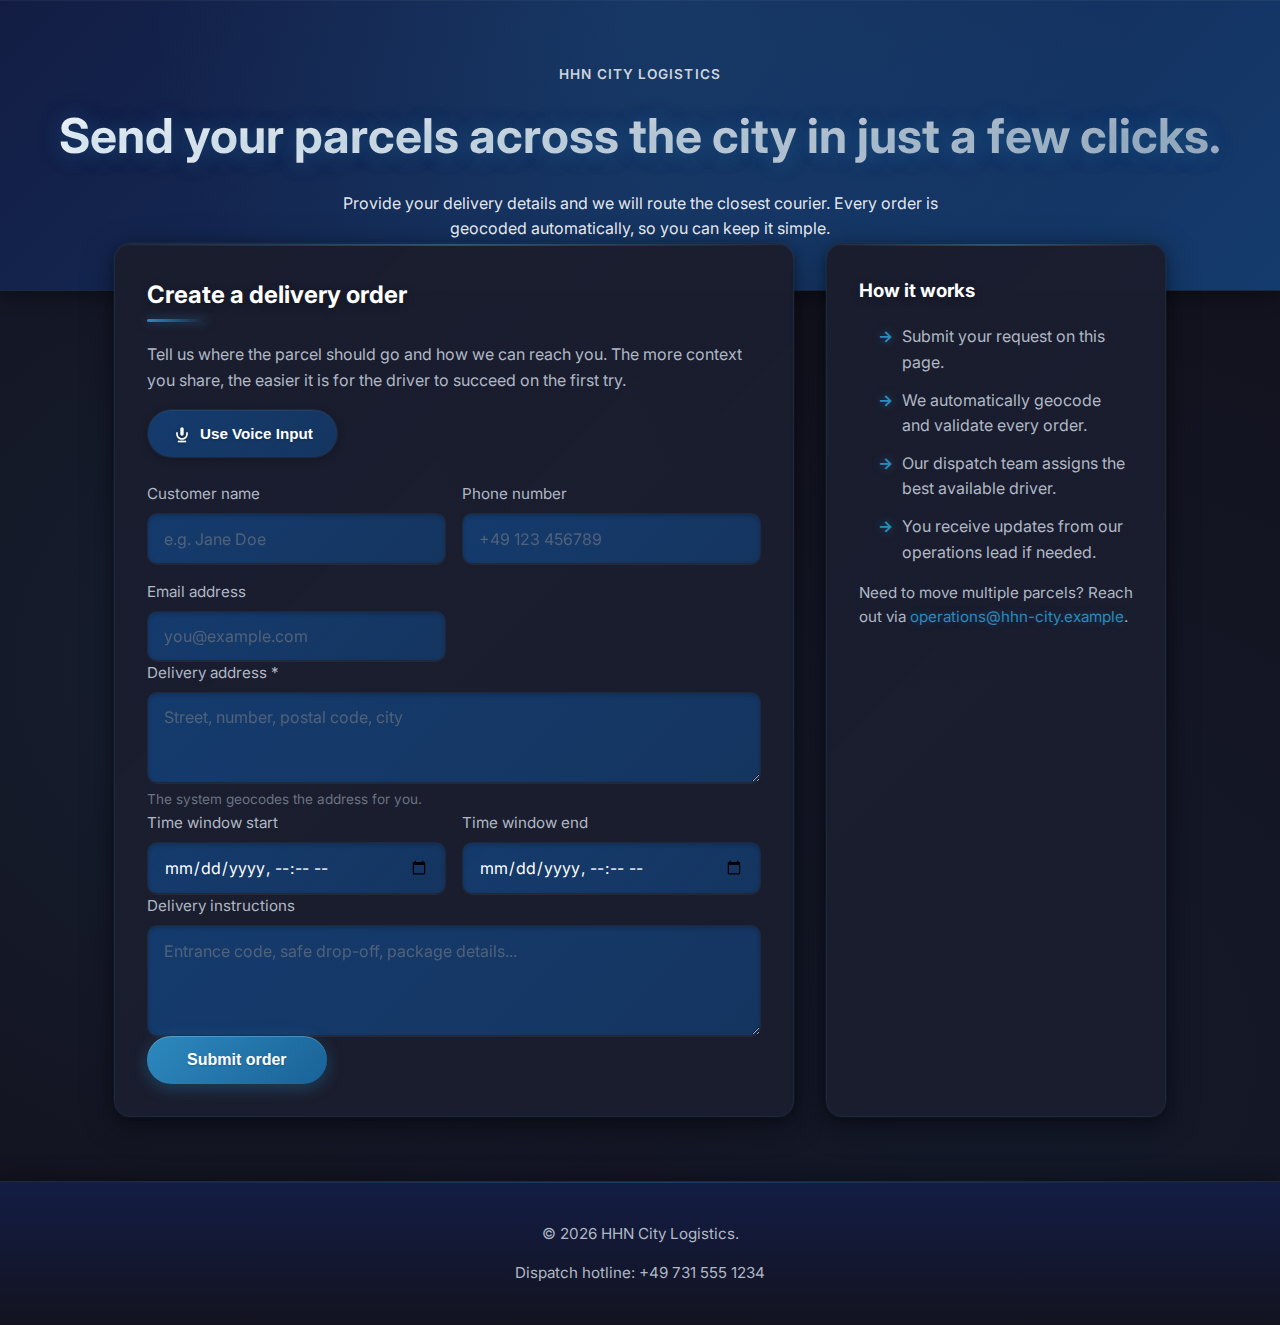
<file: frontend/customer-landing/index.html>
<!DOCTYPE html>
<html lang="en">
  <head>
    <meta charset="UTF-8" />
    <meta name="viewport" content="width=device-width, initial-scale=1.0" />
    <title>HHN City Logistics – Book a Delivery</title>
    <link rel="preconnect" href="https://fonts.googleapis.com" />
    <link rel="preconnect" href="https://fonts.gstatic.com" crossorigin />
    <link rel="stylesheet" href="https://fonts.googleapis.com/css2?family=Inter:wght@400;500;600&display=swap" />
    <link rel="stylesheet" href="styles.css" />
  </head>
  <body>
    <header class="hero">
      <div class="hero__content">
        <p class="hero__eyebrow">HHN City Logistics</p>
        <h1>Send your parcels across the city in just a few clicks.</h1>
        <p class="hero__subtext">
          Provide your delivery details and we will route the closest courier.
          Every order is geocoded automatically, so you can keep it simple.
        </p>
      </div>
    </header>

    <main class="layout">
      <section class="card card--form">
        <h2>Create a delivery order</h2>
        <p class="card__lead">
          Tell us where the parcel should go and how we can reach you. The more
          context you share, the easier it is for the driver to succeed on the
          first try.
        </p>

        <div class="voice-input-section">
          <button
            type="button"
            id="voice-input-btn"
            class="button button--voice"
            aria-label="Start voice input"
          >
            <span class="voice-btn-icon">
              <svg width="20" height="20" viewBox="0 0 24 24" fill="currentColor" xmlns="http://www.w3.org/2000/svg">
                <path d="M12 14C13.1 14 14 13.1 14 12V6C14 4.9 13.1 4 12 4C10.9 4 10 4.9 10 6V12C10 13.1 10.9 14 12 14Z"/>
                <path d="M19 10V12C19 15.9 15.9 19 12 19C8.1 19 5 15.9 5 12V10H7V12C7 14.8 9.2 17 12 17C14.8 17 17 14.8 17 12V10H19Z"/>
                <path d="M11 22H13V20H11V22Z"/>
                <path d="M7 22H17V20H7V22Z"/>
              </svg>
            </span>
            <span class="voice-btn-text">Use Voice Input</span>
          </button>
          <div id="voice-status" class="voice-status voice-status--hidden"></div>
        </div>

        <div
          id="form-messages"
          class="alert alert--hidden"
          role="status"
          aria-live="polite"
        ></div>

        <form id="order-form" novalidate>
          <div class="form-grid">
            <label class="form-field">
              <span>Customer name</span>
              <input
                type="text"
                name="customer_name"
                placeholder="e.g. Jane Doe"
                autocomplete="name"
              />
            </label>

            <label class="form-field">
              <span>Phone number</span>
              <input
                type="tel"
                name="customer_phone"
                placeholder="+49 123 456789"
                autocomplete="tel"
              />
            </label>

            <label class="form-field">
              <span>Email address</span>
              <input
                type="email"
                name="customer_email"
                placeholder="you@example.com"
                autocomplete="email"
              />
            </label>
          </div>

          <label class="form-field">
            <span>Delivery address *</span>
            <textarea
              name="delivery_address"
              rows="3"
              required
              placeholder="Street, number, postal code, city"
              autocomplete="street-address"
            ></textarea>
            <small>The system geocodes the address for you.</small>
          </label>

          <div class="form-grid">
            <label class="form-field">
              <span>Time window start</span>
              <input
                type="datetime-local"
                name="delivery_time_window_start"
              />
            </label>

            <label class="form-field">
              <span>Time window end</span>
              <input type="datetime-local" name="delivery_time_window_end" />
            </label>
          </div>

          <label class="form-field">
            <span>Delivery instructions</span>
            <textarea
              name="description"
              rows="4"
              placeholder="Entrance code, safe drop-off, package details..."
            ></textarea>
          </label>

          <button type="submit" class="button" data-variant="primary">
            Submit order
          </button>
        </form>
      </section>

      <section class="card card--info">
        <h3>How it works</h3>
        <ul>
          <li>Submit your request on this page.</li>
          <li>We automatically geocode and validate every order.</li>
          <li>Our dispatch team assigns the best available driver.</li>
          <li>You receive updates from our operations lead if needed.</li>
        </ul>
        <p class="card__footnote">
          Need to move multiple parcels? Reach out via
          <a href="mailto:operations@hhn-city.example">operations@hhn-city.example</a>.
        </p>
      </section>
    </main>

    <footer class="site-footer">
      <p>© <span id="copyright-year"></span> HHN City Logistics.</p>
      <p>Dispatch hotline: +49 731 555 1234</p>
    </footer>

    <script src="app.js" defer></script>
    <noscript>
      <div class="alert">
        This page needs JavaScript to submit your order. Please enable it and
        try again.
      </div>
    </noscript>
  </body>
</html>
</file>
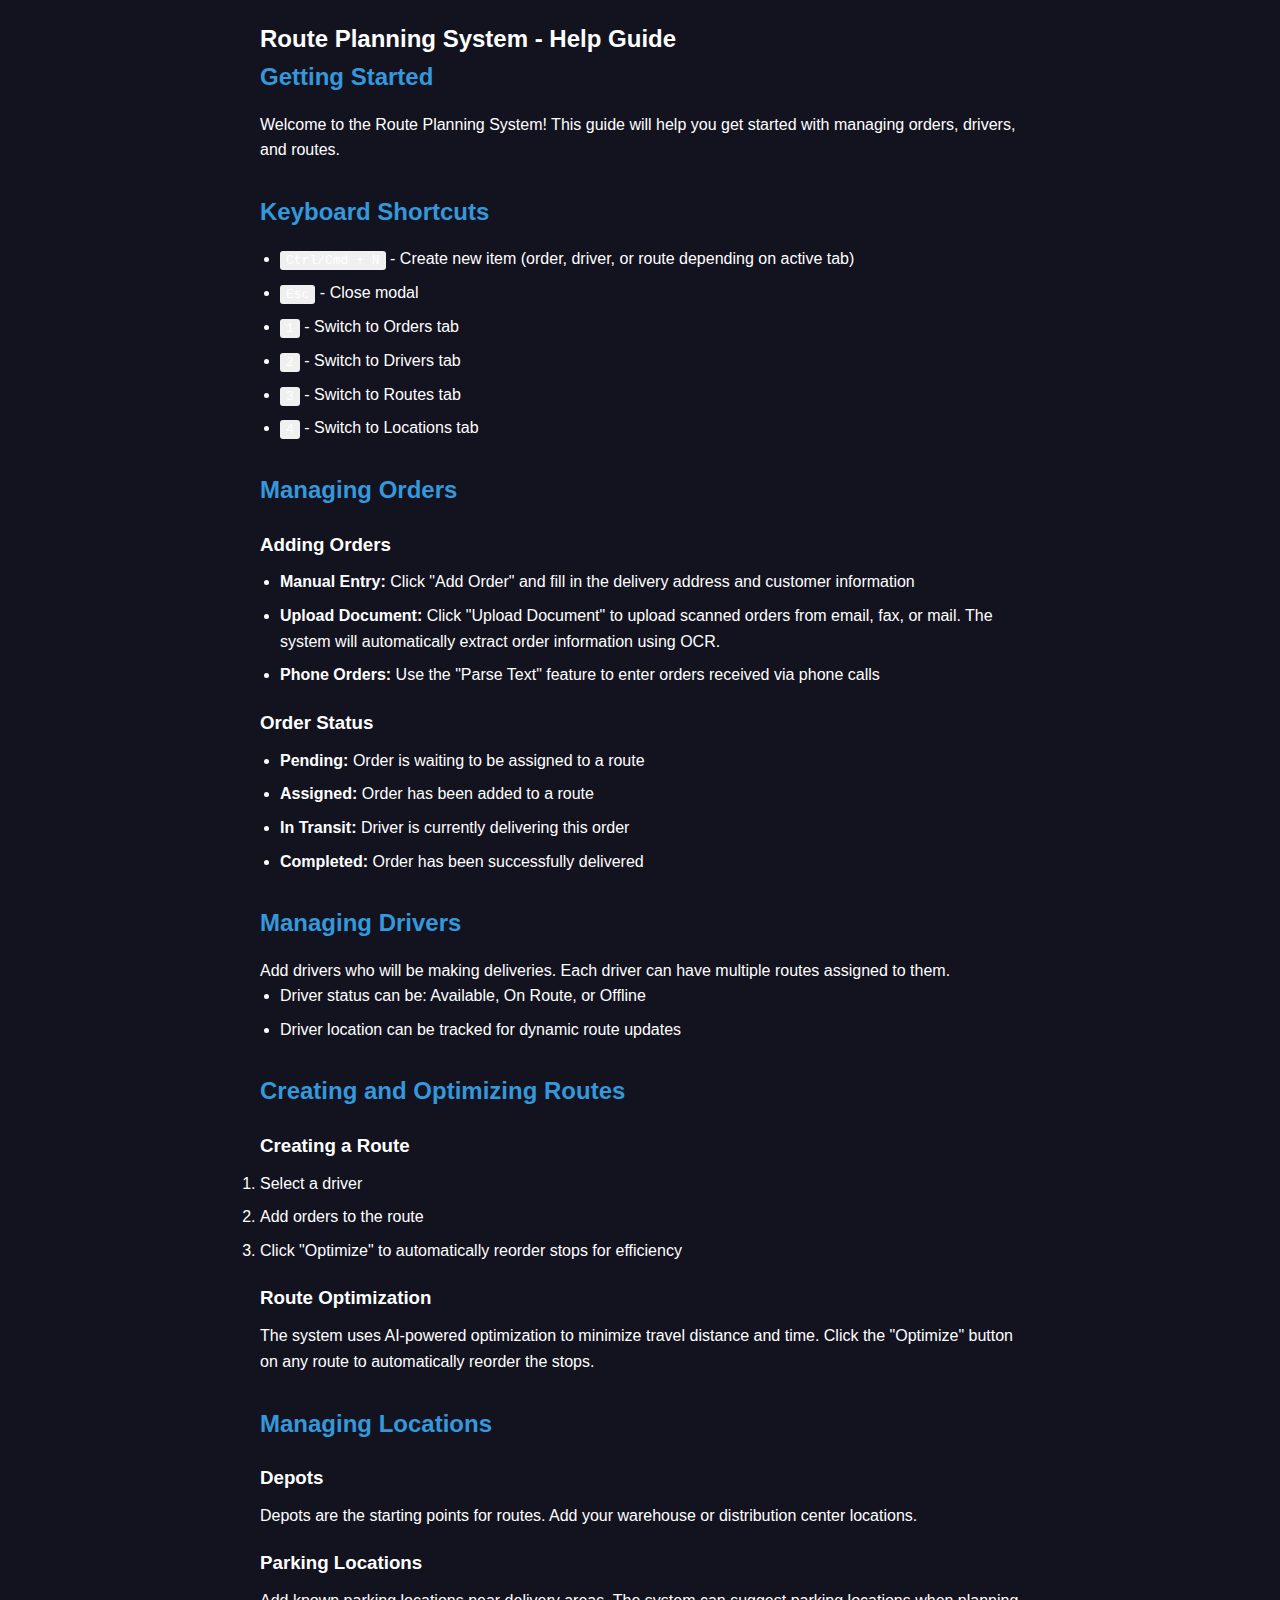
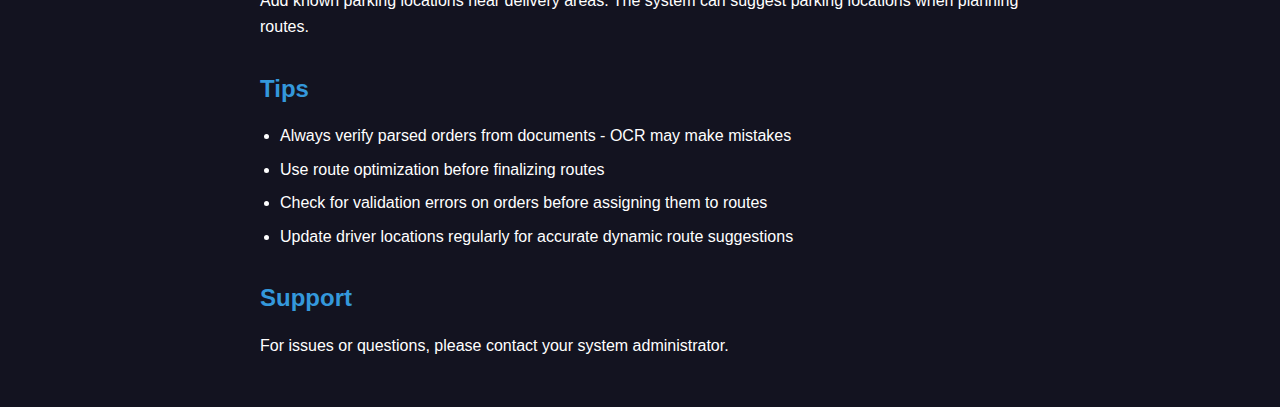
<file: frontend/planner/help.html>
<!DOCTYPE html>
<html lang="en">
<head>
    <meta charset="UTF-8">
    <meta name="viewport" content="width=device-width, initial-scale=1.0">
    <title>Help - Route Planning System</title>
    <link rel="stylesheet" href="styles.css">
    <style>
        .help-content {
            max-width: 800px;
            margin: 0 auto;
            padding: 20px;
        }
        .help-section {
            margin-bottom: 30px;
        }
        .help-section h2 {
            color: #3498db;
            margin-bottom: 15px;
        }
        .help-section h3 {
            margin-top: 20px;
            margin-bottom: 10px;
        }
        .help-section ul {
            margin-left: 20px;
        }
        .help-section li {
            margin-bottom: 8px;
        }
        .shortcut {
            background: #f0f0f0;
            padding: 2px 6px;
            border-radius: 3px;
            font-family: monospace;
        }
    </style>
</head>
<body>
    <div class="help-content">
        <h1>Route Planning System - Help Guide</h1>

        <div class="help-section">
            <h2>Getting Started</h2>
            <p>Welcome to the Route Planning System! This guide will help you get started with managing orders, drivers, and routes.</p>
        </div>

        <div class="help-section">
            <h2>Keyboard Shortcuts</h2>
            <ul>
                <li><span class="shortcut">Ctrl/Cmd + N</span> - Create new item (order, driver, or route depending on active tab)</li>
                <li><span class="shortcut">Esc</span> - Close modal</li>
                <li><span class="shortcut">1</span> - Switch to Orders tab</li>
                <li><span class="shortcut">2</span> - Switch to Drivers tab</li>
                <li><span class="shortcut">3</span> - Switch to Routes tab</li>
                <li><span class="shortcut">4</span> - Switch to Locations tab</li>
            </ul>
        </div>

        <div class="help-section">
            <h2>Managing Orders</h2>
            <h3>Adding Orders</h3>
            <ul>
                <li><strong>Manual Entry:</strong> Click "Add Order" and fill in the delivery address and customer information</li>
                <li><strong>Upload Document:</strong> Click "Upload Document" to upload scanned orders from email, fax, or mail. The system will automatically extract order information using OCR.</li>
                <li><strong>Phone Orders:</strong> Use the "Parse Text" feature to enter orders received via phone calls</li>
            </ul>

            <h3>Order Status</h3>
            <ul>
                <li><strong>Pending:</strong> Order is waiting to be assigned to a route</li>
                <li><strong>Assigned:</strong> Order has been added to a route</li>
                <li><strong>In Transit:</strong> Driver is currently delivering this order</li>
                <li><strong>Completed:</strong> Order has been successfully delivered</li>
            </ul>
        </div>

        <div class="help-section">
            <h2>Managing Drivers</h2>
            <p>Add drivers who will be making deliveries. Each driver can have multiple routes assigned to them.</p>
            <ul>
                <li>Driver status can be: Available, On Route, or Offline</li>
                <li>Driver location can be tracked for dynamic route updates</li>
            </ul>
        </div>

        <div class="help-section">
            <h2>Creating and Optimizing Routes</h2>
            <h3>Creating a Route</h3>
            <ol>
                <li>Select a driver</li>
                <li>Add orders to the route</li>
                <li>Click "Optimize" to automatically reorder stops for efficiency</li>
            </ol>

            <h3>Route Optimization</h3>
            <p>The system uses AI-powered optimization to minimize travel distance and time. Click the "Optimize" button on any route to automatically reorder the stops.</p>
        </div>

        <div class="help-section">
            <h2>Managing Locations</h2>
            <h3>Depots</h3>
            <p>Depots are the starting points for routes. Add your warehouse or distribution center locations.</p>

            <h3>Parking Locations</h3>
            <p>Add known parking locations near delivery areas. The system can suggest parking locations when planning routes.</p>
        </div>

        <div class="help-section">
            <h2>Tips</h2>
            <ul>
                <li>Always verify parsed orders from documents - OCR may make mistakes</li>
                <li>Use route optimization before finalizing routes</li>
                <li>Check for validation errors on orders before assigning them to routes</li>
                <li>Update driver locations regularly for accurate dynamic route suggestions</li>
            </ul>
        </div>

        <div class="help-section">
            <h2>Support</h2>
            <p>For issues or questions, please contact your system administrator.</p>
        </div>
    </div>
</body>
</html>
</file>
<file: frontend/customer-landing/styles.css>
:root {
  --bg-primary: #131320;
  --bg-secondary: #131d44;
  --bg-tertiary: #143b6d;
  --accent-primary: #2d89be;
  --accent-secondary: #196297;
  --text-primary: #ffffff;
  --text-secondary: #b0b8c4;
  --text-muted: #6b7280;
  --border-color: #1e293b;
  --card-bg: #1a1d2e;
  --hover-bg: #1e293b;
  --success: #0f9d58;
  --danger: #c62828;
  --font-family: "Inter", "Segoe UI", system-ui, -apple-system, sans-serif;
}

*,
*::before,
*::after {
  box-sizing: border-box;
}

body {
  margin: 0;
  background: var(--bg-primary);
  background-image:
    radial-gradient(circle at 20% 50%, rgba(45, 137, 190, 0.1) 0%, transparent 50%),
    radial-gradient(circle at 80% 80%, rgba(25, 98, 151, 0.08) 0%, transparent 50%);
  color: var(--text-primary);
  line-height: 1.6;
  font-family: var(--font-family);
  min-height: 100vh;
}

.hero {
  background: linear-gradient(135deg, var(--bg-secondary) 0%, var(--bg-tertiary) 50%, var(--bg-secondary) 100%);
  background-size: 200% 200%;
  animation: gradientShift 15s ease infinite;
  color: var(--text-primary);
  padding: 4rem 1.5rem 3rem;
  text-align: center;
  border-bottom: 1px solid var(--border-color);
  position: relative;
  overflow: hidden;
  box-shadow: 0 4px 20px rgba(0, 0, 0, 0.4), inset 0 1px 0 rgba(255, 255, 255, 0.05);
}

.hero::before {
  content: '';
  position: absolute;
  top: 0;
  left: 0;
  right: 0;
  bottom: 0;
  background: radial-gradient(circle at 50% 0%, rgba(45, 137, 190, 0.15) 0%, transparent 70%);
  pointer-events: none;
}

@keyframes gradientShift {
  0%, 100% {
    background-position: 0% 50%;
  }
  50% {
    background-position: 100% 50%;
  }
}

.hero__eyebrow {
  text-transform: uppercase;
  letter-spacing: 0.08em;
  font-size: 0.85rem;
  font-weight: 600;
  margin: 0 0 0.75rem;
  color: rgba(255, 255, 255, 0.8);
}

.hero__content {
  position: relative;
  z-index: 1;
}

.hero__content h1 {
  margin: 0 0 1rem;
  font-size: clamp(2rem, 4vw, 3rem);
  text-shadow: 0 2px 20px rgba(45, 137, 190, 0.3), 0 0 40px rgba(45, 137, 190, 0.1);
  background: linear-gradient(135deg, #ffffff 0%, rgba(176, 184, 196, 0.9) 100%);
  -webkit-background-clip: text;
  -webkit-text-fill-color: transparent;
  background-clip: text;
}

.hero__subtext {
  margin: 0 auto;
  max-width: 600px;
  color: rgba(255, 255, 255, 0.9);
}

.layout {
  display: grid;
  gap: 2rem;
  grid-template-columns: minmax(0, 2fr) minmax(260px, 1fr);
  max-width: 1100px;
  margin: -3rem auto 2rem;
  padding: 0 1.5rem 2rem;
}

.card {
  background: linear-gradient(135deg, var(--card-bg) 0%, rgba(26, 29, 46, 0.95) 100%);
  border-radius: 16px;
  padding: 2rem;
  box-shadow:
    0 8px 32px rgba(0, 0, 0, 0.4),
    0 2px 8px rgba(0, 0, 0, 0.3),
    inset 0 1px 0 rgba(255, 255, 255, 0.05),
    0 0 0 1px rgba(45, 137, 190, 0.1);
  border: 1px solid var(--border-color);
  position: relative;
  transition: all 0.3s ease;
  overflow: hidden;
}

.card::before {
  content: '';
  position: absolute;
  top: 0;
  left: 0;
  right: 0;
  height: 2px;
  background: linear-gradient(90deg,
    transparent 0%,
    var(--accent-primary) 50%,
    transparent 100%);
  opacity: 0.5;
}

.card:hover {
  transform: translateY(-2px);
  box-shadow:
    0 12px 40px rgba(0, 0, 0, 0.5),
    0 4px 12px rgba(0, 0, 0, 0.4),
    inset 0 1px 0 rgba(255, 255, 255, 0.08),
    0 0 0 1px rgba(45, 137, 190, 0.2),
    0 0 30px rgba(45, 137, 190, 0.15);
}

.card:hover::before {
  opacity: 0.8;
  animation: shimmer 2s ease-in-out infinite;
}

@keyframes shimmer {
  0%, 100% {
    transform: translateX(-100%);
  }
  50% {
    transform: translateX(100%);
  }
}

.card--form h2 {
  margin-top: 0;
  color: var(--text-primary);
  text-shadow: 0 2px 10px rgba(0, 0, 0, 0.3);
  position: relative;
  padding-bottom: 0.5rem;
}

.card--form h2::after {
  content: '';
  position: absolute;
  bottom: 0;
  left: 0;
  width: 60px;
  height: 3px;
  background: linear-gradient(90deg, var(--accent-primary), transparent);
  border-radius: 2px;
  box-shadow: 0 0 10px rgba(45, 137, 190, 0.5);
}

.card h3 {
  color: var(--text-primary);
  margin-top: 0;
  text-shadow: 0 2px 10px rgba(0, 0, 0, 0.3);
}

.card__lead {
  margin-top: 0.5rem;
  color: var(--text-secondary);
}

.card--info ul {
  padding-left: 1.2rem;
  margin: 1rem 0;
  color: var(--text-secondary);
  list-style: none;
}

.card--info ul li {
  position: relative;
  padding-left: 1.5rem;
  margin-bottom: 0.75rem;
  line-height: 1.6;
}

.card--info ul li::before {
  content: '→';
  position: absolute;
  left: 0;
  color: var(--accent-primary);
  font-weight: bold;
  text-shadow: 0 0 8px rgba(45, 137, 190, 0.5);
  transition: transform 0.3s ease;
}

.card--info ul li:hover::before {
  transform: translateX(4px);
  text-shadow: 0 0 12px rgba(45, 137, 190, 0.7);
}

.card__footnote {
  font-size: 0.95rem;
  color: var(--text-secondary);
}

.card__footnote a {
  color: var(--accent-primary);
  text-decoration: none;
  transition: all 0.3s ease;
  text-shadow: 0 0 10px rgba(45, 137, 190, 0.3);
}

.card__footnote a:hover {
  color: var(--accent-secondary);
  text-decoration: underline;
  text-shadow: 0 0 15px rgba(45, 137, 190, 0.5);
}

.form-grid {
  display: grid;
  gap: 1rem;
  grid-template-columns: repeat(auto-fit, minmax(220px, 1fr));
}

.form-field {
  display: flex;
  flex-direction: column;
  gap: 0.4rem;
  font-size: 0.95rem;
  color: var(--text-secondary);
}

.form-field input,
.form-field textarea {
  border-radius: 10px;
  border: 1px solid var(--border-color);
  padding: 0.9rem 1rem;
  font-size: 1rem;
  transition: all 0.3s ease;
  font-family: inherit;
  background: linear-gradient(135deg, var(--bg-tertiary) 0%, rgba(20, 59, 109, 0.8) 100%);
  color: var(--text-primary);
  box-shadow:
    inset 0 2px 4px rgba(0, 0, 0, 0.2),
    0 1px 0 rgba(255, 255, 255, 0.05);
  position: relative;
}

.form-field input:hover,
.form-field textarea:hover {
  border-color: rgba(45, 137, 190, 0.4);
  box-shadow:
    inset 0 2px 4px rgba(0, 0, 0, 0.2),
    0 1px 0 rgba(255, 255, 255, 0.05),
    0 0 0 1px rgba(45, 137, 190, 0.2);
}

.form-field small {
  font-size: 0.85rem;
  color: var(--text-muted);
}

.form-field input:focus,
.form-field textarea:focus {
  border-color: var(--accent-primary);
  box-shadow:
    0 0 0 3px rgba(45, 137, 190, 0.2),
    0 0 20px rgba(45, 137, 190, 0.15),
    inset 0 2px 4px rgba(0, 0, 0, 0.2),
    0 1px 0 rgba(255, 255, 255, 0.05);
  outline: none;
  background: linear-gradient(135deg, rgba(20, 59, 109, 0.9) 0%, var(--bg-tertiary) 100%);
  transform: translateY(-1px);
}

.form-field input::placeholder,
.form-field textarea::placeholder {
  color: var(--text-muted);
  opacity: 0.7;
}

.button {
  appearance: none;
  border: none;
  border-radius: 999px;
  padding: 0.95rem 2.5rem;
  font-size: 1rem;
  font-weight: 600;
  cursor: pointer;
  background: linear-gradient(135deg, var(--accent-primary) 0%, var(--accent-secondary) 100%);
  color: var(--text-primary);
  transition: all 0.3s ease;
  box-shadow:
    0 4px 15px rgba(45, 137, 190, 0.4),
    0 2px 5px rgba(0, 0, 0, 0.3),
    inset 0 1px 0 rgba(255, 255, 255, 0.2);
  position: relative;
  overflow: hidden;
  text-shadow: 0 1px 2px rgba(0, 0, 0, 0.2);
}

.button::before {
  content: '';
  position: absolute;
  top: 0;
  left: -100%;
  width: 100%;
  height: 100%;
  background: linear-gradient(90deg, transparent, rgba(255, 255, 255, 0.2), transparent);
  transition: left 0.5s ease;
}

.button:hover::before {
  left: 100%;
}

.button:disabled {
  background: #94a3b8;
  cursor: not-allowed;
  box-shadow: none;
}

.button:hover:not(:disabled),
.button:focus-visible:not(:disabled) {
  background: linear-gradient(135deg, var(--accent-secondary) 0%, var(--accent-primary) 100%);
  transform: translateY(-2px);
  box-shadow:
    0 8px 25px rgba(45, 137, 190, 0.5),
    0 4px 10px rgba(0, 0, 0, 0.4),
    inset 0 1px 0 rgba(255, 255, 255, 0.25),
    0 0 30px rgba(45, 137, 190, 0.3);
}

.alert {
  border-radius: 12px;
  padding: 0.9rem 1.2rem;
  margin-bottom: 1.5rem;
  font-weight: 500;
  box-shadow:
    0 4px 12px rgba(0, 0, 0, 0.2),
    inset 0 1px 0 rgba(255, 255, 255, 0.1);
  position: relative;
  overflow: hidden;
}

.alert::before {
  content: '';
  position: absolute;
  top: 0;
  left: 0;
  width: 4px;
  height: 100%;
  background: currentColor;
  opacity: 0.6;
}

.alert--hidden {
  display: none;
}

.alert--success {
  background: linear-gradient(135deg, rgba(15, 157, 88, 0.15) 0%, rgba(15, 157, 88, 0.1) 100%);
  color: var(--success);
  border: 1px solid rgba(15, 157, 88, 0.3);
  box-shadow:
    0 4px 12px rgba(0, 0, 0, 0.2),
    0 0 20px rgba(15, 157, 88, 0.1),
    inset 0 1px 0 rgba(255, 255, 255, 0.1);
}

.alert--error {
  background: linear-gradient(135deg, rgba(198, 40, 40, 0.15) 0%, rgba(198, 40, 40, 0.1) 100%);
  color: var(--danger);
  border: 1px solid rgba(198, 40, 40, 0.3);
  box-shadow:
    0 4px 12px rgba(0, 0, 0, 0.2),
    0 0 20px rgba(198, 40, 40, 0.1),
    inset 0 1px 0 rgba(255, 255, 255, 0.1);
}

.site-footer {
  text-align: center;
  padding: 1.5rem;
  color: var(--text-secondary);
  font-size: 0.95rem;
  background: linear-gradient(180deg, var(--bg-secondary) 0%, var(--bg-primary) 100%);
  border-top: 1px solid var(--border-color);
  box-shadow: 0 -4px 20px rgba(0, 0, 0, 0.3);
  position: relative;
}

.site-footer::before {
  content: '';
  position: absolute;
  top: 0;
  left: 0;
  right: 0;
  height: 1px;
  background: linear-gradient(90deg,
    transparent 0%,
    rgba(45, 137, 190, 0.3) 50%,
    transparent 100%);
}

.voice-input-section {
  margin-bottom: 1.5rem;
  display: flex;
  flex-direction: column;
  gap: 0.75rem;
  align-items: flex-start;
}

.button--voice {
  display: inline-flex;
  align-items: center;
  gap: 0.5rem;
  background: linear-gradient(135deg, var(--bg-tertiary) 0%, rgba(20, 59, 109, 0.8) 100%);
  padding: 0.85rem 1.5rem;
  font-size: 0.95rem;
  border: 1px solid var(--border-color);
  box-shadow:
    0 2px 8px rgba(0, 0, 0, 0.2),
    inset 0 1px 0 rgba(255, 255, 255, 0.05);
  transition: all 0.3s ease;
}

.button--voice:hover:not(:disabled),
.button--voice:focus-visible:not(:disabled) {
  background: linear-gradient(135deg, var(--hover-bg) 0%, var(--bg-tertiary) 100%);
  border-color: var(--accent-primary);
  transform: translateY(-2px);
  box-shadow:
    0 6px 20px rgba(0, 0, 0, 0.3),
    0 0 20px rgba(45, 137, 190, 0.2),
    inset 0 1px 0 rgba(255, 255, 255, 0.08);
}

.button--voice:disabled {
  background: #94a3b8;
  cursor: not-allowed;
}

.button--voice.recording {
  background: linear-gradient(135deg, var(--danger) 0%, #a01e1e 100%);
  border-color: rgba(198, 40, 40, 0.5);
  box-shadow:
    0 4px 15px rgba(198, 40, 40, 0.4),
    0 0 25px rgba(198, 40, 40, 0.3),
    inset 0 1px 0 rgba(255, 255, 255, 0.15);
  animation: pulse 1.5s ease-in-out infinite;
}

@keyframes pulse {
  0%, 100% {
    opacity: 1;
    box-shadow:
      0 4px 15px rgba(198, 40, 40, 0.4),
      0 0 25px rgba(198, 40, 40, 0.3),
      inset 0 1px 0 rgba(255, 255, 255, 0.15);
  }
  50% {
    opacity: 0.85;
    box-shadow:
      0 4px 20px rgba(198, 40, 40, 0.6),
      0 0 35px rgba(198, 40, 40, 0.5),
      inset 0 1px 0 rgba(255, 255, 255, 0.2);
  }
}

.voice-btn-icon {
  display: flex;
  align-items: center;
  justify-content: center;
  width: 20px;
  height: 20px;
  color: currentColor;
  transition: all 0.3s ease;
  flex-shrink: 0;
}

.voice-btn-icon svg {
  width: 100%;
  height: 100%;
  filter: drop-shadow(0 1px 2px rgba(0, 0, 0, 0.3));
  transition: all 0.3s ease;
}

.button--voice:hover:not(:disabled) .voice-btn-icon,
.button--voice:focus-visible:not(:disabled) .voice-btn-icon {
  transform: scale(1.1);
  color: var(--accent-primary);
}

.button--voice:hover:not(:disabled) .voice-btn-icon svg,
.button--voice:focus-visible:not(:disabled) .voice-btn-icon svg {
  filter: drop-shadow(0 1px 2px rgba(0, 0, 0, 0.3)) drop-shadow(0 0 8px rgba(45, 137, 190, 0.5));
}

.button--voice.recording .voice-btn-icon {
  animation: micPulse 1.5s ease-in-out infinite;
  color: var(--text-primary);
}

.button--voice.recording .voice-btn-icon svg {
  filter: drop-shadow(0 1px 2px rgba(0, 0, 0, 0.3)) drop-shadow(0 0 8px rgba(198, 40, 40, 0.4));
}

@keyframes micPulse {
  0%, 100% {
    transform: scale(1);
  }
  50% {
    transform: scale(1.15);
  }
}

.voice-status {
  font-size: 0.9rem;
  padding: 0.5rem 0.75rem;
  border-radius: 8px;
  background: linear-gradient(135deg, rgba(15, 157, 88, 0.15) 0%, rgba(15, 157, 88, 0.1) 100%);
  color: var(--success);
  border: 1px solid rgba(15, 157, 88, 0.3);
  box-shadow:
    0 2px 8px rgba(0, 0, 0, 0.2),
    0 0 15px rgba(15, 157, 88, 0.1),
    inset 0 1px 0 rgba(255, 255, 255, 0.1);
}

.voice-status--hidden {
  display: none;
}

.voice-status.recording {
  background: linear-gradient(135deg, rgba(198, 40, 40, 0.15) 0%, rgba(198, 40, 40, 0.1) 100%);
  color: var(--danger);
  border-color: rgba(198, 40, 40, 0.3);
  box-shadow:
    0 2px 8px rgba(0, 0, 0, 0.2),
    0 0 15px rgba(198, 40, 40, 0.2),
    inset 0 1px 0 rgba(255, 255, 255, 0.1);
  animation: statusPulse 2s ease-in-out infinite;
}

.voice-status.processing {
  background: linear-gradient(135deg, rgba(45, 137, 190, 0.15) 0%, rgba(45, 137, 190, 0.1) 100%);
  color: var(--accent-primary);
  border-color: rgba(45, 137, 190, 0.3);
  box-shadow:
    0 2px 8px rgba(0, 0, 0, 0.2),
    0 0 15px rgba(45, 137, 190, 0.2),
    inset 0 1px 0 rgba(255, 255, 255, 0.1);
}

@keyframes statusPulse {
  0%, 100% {
    box-shadow:
      0 2px 8px rgba(0, 0, 0, 0.2),
      0 0 15px rgba(198, 40, 40, 0.2),
      inset 0 1px 0 rgba(255, 255, 255, 0.1);
  }
  50% {
    box-shadow:
      0 2px 12px rgba(0, 0, 0, 0.3),
      0 0 25px rgba(198, 40, 40, 0.4),
      inset 0 1px 0 rgba(255, 255, 255, 0.15);
  }
}

.voice-status.error {
  background: linear-gradient(135deg, rgba(198, 40, 40, 0.15) 0%, rgba(198, 40, 40, 0.1) 100%);
  color: var(--danger);
  border-color: rgba(198, 40, 40, 0.3);
  box-shadow:
    0 2px 8px rgba(0, 0, 0, 0.2),
    0 0 15px rgba(198, 40, 40, 0.1),
    inset 0 1px 0 rgba(255, 255, 255, 0.1);
}

@media (max-width: 900px) {
  .layout {
    grid-template-columns: 1fr;
  }
}

/* Mobile-specific optimizations */
@media (max-width: 768px) {
  .hero {
    padding: 2.5rem 1rem 2rem;
  }

  .hero__content h1 {
    font-size: clamp(1.75rem, 6vw, 2.25rem);
    line-height: 1.2;
  }

  .hero__subtext {
    font-size: 0.95rem;
    padding: 0 0.5rem;
  }

  .layout {
    margin: -2rem auto 1.5rem;
    padding: 0 1rem 1.5rem;
    gap: 1.5rem;
  }

  .card {
    padding: 1.5rem;
    border-radius: 12px;
  }

  .card--form h2 {
    font-size: 1.5rem;
  }

  .card__lead {
    font-size: 0.95rem;
  }

  .form-grid {
    grid-template-columns: 1fr;
    gap: 1rem;
  }

  .form-field {
    font-size: 0.9rem;
  }

  .form-field input,
  .form-field textarea {
    padding: 1rem;
    font-size: 16px; /* Prevents zoom on iOS */
    min-height: 44px; /* Touch-friendly minimum */
    border-radius: 8px;
  }

  .form-field textarea {
    min-height: 100px;
  }

  .button {
    width: 100%;
    padding: 1rem 2rem;
    font-size: 1rem;
    min-height: 48px;
    touch-action: manipulation;
  }

  .button--voice {
    width: 100%;
    padding: 1rem 1.25rem;
    justify-content: center;
    min-height: 48px;
    touch-action: manipulation;
  }

  .voice-input-section {
    width: 100%;
  }

  .voice-status {
    width: 100%;
    font-size: 0.9rem;
    padding: 0.75rem;
  }

  .site-footer {
    padding: 1.25rem 1rem;
    font-size: 0.9rem;
  }

  .site-footer p {
    margin: 0.5rem 0;
  }

  .card--info {
    order: -1; /* Move info card above form on mobile */
  }

  .card--info h3 {
    font-size: 1.25rem;
  }

  .card--info ul {
    margin: 0.75rem 0;
  }

  .card--info ul li {
    font-size: 0.9rem;
    padding-left: 1.25rem;
    margin-bottom: 0.5rem;
  }

  .card__footnote {
    font-size: 0.9rem;
    margin-top: 1rem;
  }
}

/* Very small mobile screens */
@media (max-width: 480px) {
  .hero {
    padding: 2rem 0.75rem 1.5rem;
  }

  .hero__eyebrow {
    font-size: 0.75rem;
  }

  .hero__content h1 {
    font-size: 1.5rem;
    margin-bottom: 0.75rem;
  }

  .hero__subtext {
    font-size: 0.9rem;
  }

  .layout {
    margin: -1.5rem auto 1rem;
    padding: 0 0.75rem 1rem;
    gap: 1rem;
  }

  .card {
    padding: 1.25rem;
    border-radius: 10px;
  }

  .card--form h2 {
    font-size: 1.35rem;
  }

  .card h3 {
    font-size: 1.15rem;
  }

  .form-field input[type="datetime-local"] {
    /* Ensure datetime inputs are readable on mobile */
    min-height: 48px;
    font-size: 16px;
  }

  .button,
  .button--voice {
    padding: 0.95rem 1.5rem;
  }
}

/* Touch device optimizations */
.touch-device .button,
.touch-device .button--voice {
  -webkit-tap-highlight-color: rgba(45, 137, 190, 0.3);
}

.touch-device .form-field input,
.touch-device .form-field textarea {
  -webkit-tap-highlight-color: rgba(45, 137, 190, 0.2);
}

/* Smooth scrolling for mobile */
@media (max-width: 768px) {
  html {
    scroll-behavior: smooth;
    -webkit-overflow-scrolling: touch;
  }

  body {
    -webkit-font-smoothing: antialiased;
    -moz-osx-font-smoothing: grayscale;
  }

  /* Improve card tap feedback */
  .card {
    -webkit-tap-highlight-color: transparent;
  }

  /* Better focus indicators for mobile */
  .form-field input:focus,
  .form-field textarea:focus {
    transform: none; /* Remove translateY on mobile for better keyboard handling */
  }

  /* Optimize voice button for mobile */
  .button--voice:active {
    transform: scale(0.98);
  }

  .button:active:not(:disabled) {
    transform: scale(0.98);
  }
}
</file>
<file: frontend/planner/styles.css>
/* ==================== MODERN DARK THEME ==================== */

:root {
    --bg-primary: #131320;
    --bg-secondary: #131d44;
    --bg-tertiary: #143b6d;
    --accent-primary: #2d89be;
    --accent-secondary: #196297;
    --text-primary: #ffffff;
    --text-secondary: #b0b8c4;
    --text-muted: #6b7280;
    --border-color: #1e293b;
    --card-bg: #1a1d2e;
    --hover-bg: #1e293b;
}

* {
    margin: 0;
    padding: 0;
    box-sizing: border-box;
}

body {
    font-family: -apple-system, BlinkMacSystemFont, 'Segoe UI', Roboto, 'Inter', Oxygen, Ubuntu, Cantarell, sans-serif;
    background: var(--bg-primary);
    color: var(--text-primary);
    line-height: 1.6;
    overflow-x: hidden;
    overflow-y: auto;
}

.container {
    max-width: 100%;
    margin: 0;
    padding: 0;
    min-height: 100vh;
    background: var(--bg-primary);
    position: relative;
    overflow: visible;
}

header {
    background: linear-gradient(135deg, #1a1f3a 0%, #2d1b4e 50%, #1a1f3a 100%);
    background-size: 200% 200%;
    animation: headerGradientShift 20s ease infinite;
    padding: 20px 30px;
    border-bottom: 2px solid rgba(138, 43, 226, 0.3);
    box-shadow:
        0 4px 20px rgba(0, 0, 0, 0.4),
        0 0 40px rgba(138, 43, 226, 0.1),
        inset 0 1px 0 rgba(255, 255, 255, 0.05);
    display: flex;
    flex-direction: column;
    gap: 15px;
    position: relative;
    overflow: hidden;
}

header::before {
    content: '';
    position: absolute;
    top: 0;
    left: 0;
    right: 0;
    bottom: 0;
    background: radial-gradient(circle at 50% 0%, rgba(138, 43, 226, 0.15) 0%, transparent 70%);
    pointer-events: none;
}

@keyframes headerGradientShift {
    0%, 100% {
        background-position: 0% 50%;
    }
    50% {
        background-position: 100% 50%;
    }
}

header > div:first-child {
    display: flex;
    align-items: center;
    gap: 12px;
}

header h1 {
    margin: 0;
    flex: 1;
    background: linear-gradient(135deg, #ffffff 0%, #d4af37 50%, #ffffff 100%);
    background-size: 200% 200%;
    -webkit-background-clip: text;
    -webkit-text-fill-color: transparent;
    background-clip: text;
    text-shadow: 0 0 30px rgba(212, 175, 55, 0.3);
    font-weight: 700;
    letter-spacing: -0.5px;
    position: relative;
    z-index: 1;
    animation: headerTextShimmer 3s ease-in-out infinite;
}

@keyframes headerTextShimmer {
    0%, 100% {
        background-position: 0% 50%;
    }
    50% {
        background-position: 100% 50%;
    }
}

.nav-collapse-btn {
    width: 32px;
    height: 32px;
    border: 1px solid var(--border-color);
    background: linear-gradient(135deg, var(--bg-tertiary) 0%, rgba(20, 59, 109, 0.8) 100%);
    border-radius: 6px;
    cursor: pointer;
    display: flex;
    align-items: center;
    justify-content: center;
    color: var(--text-secondary);
    transition: all 0.3s ease;
    padding: 0;
    margin-right: 8px;
    position: relative;
    overflow: hidden;
    box-shadow:
        0 2px 8px rgba(0, 0, 0, 0.2),
        inset 0 1px 0 rgba(255, 255, 255, 0.05);
}

.nav-collapse-btn::before {
    content: '';
    position: absolute;
    top: 0;
    left: -100%;
    width: 100%;
    height: 100%;
    background: linear-gradient(90deg, transparent, rgba(255, 255, 255, 0.1), transparent);
    transition: left 0.5s ease;
}

.nav-collapse-btn:hover::before {
    left: 100%;
}

.nav-collapse-btn:hover {
    background: linear-gradient(135deg, var(--hover-bg) 0%, var(--bg-tertiary) 100%);
    border-color: var(--accent-primary);
    color: var(--text-primary);
    transform: translateY(-2px);
    box-shadow:
        0 4px 12px rgba(0, 0, 0, 0.3),
        0 0 20px rgba(45, 137, 190, 0.2),
        inset 0 1px 0 rgba(255, 255, 255, 0.08);
}

.nav-collapse-btn .collapse-icon {
    font-size: 14px;
    transition: transform 0.3s ease;
}

.tabs.collapsed .nav-collapse-btn .collapse-icon {
    transform: rotate(180deg);
}

h1 {
    color: var(--text-primary);
    font-weight: 600;
    font-size: 24px;
}

.tabs {
    display: flex;
    gap: 8px;
    transition: all 0.3s ease;
    align-items: center;
    position: relative;
    z-index: 1;
}

.route-header-controls {
    display: flex;
    align-items: center;
    gap: 8px;
    margin-left: 16px;
    padding-left: 16px;
    border-left: 1px solid rgba(138, 43, 226, 0.3);
}

.route-header-controls .date-selector {
    padding: 6px 12px;
    background: linear-gradient(135deg, rgba(138, 43, 226, 0.2) 0%, rgba(138, 43, 226, 0.1) 100%);
    border: 1px solid rgba(138, 43, 226, 0.3);
    border-radius: 8px;
    color: var(--text-primary);
    font-size: 14px;
    font-weight: 500;
    min-width: 120px;
    text-align: center;
    box-shadow:
        0 2px 8px rgba(0, 0, 0, 0.2),
        inset 0 1px 0 rgba(255, 255, 255, 0.05);
}

.tabs.collapsed .tab-btn {
    padding: 12px;
    min-width: 48px;
    justify-content: center;
}

.tabs.collapsed .tab-btn::before {
    content: attr(data-icon);
    font-size: 16px;
    margin-right: 0;
}

.tabs.collapsed .tab-btn span {
    display: none;
}

.tab-btn {
    padding: 12px 24px;
    border: none;
    background: transparent;
    border-radius: 8px;
    cursor: pointer;
    font-size: 14px;
    font-weight: 500;
    color: var(--text-secondary);
    transition: all 0.3s ease;
    position: relative;
    overflow: hidden;
}

.tab-btn::before {
    content: '';
    position: absolute;
    top: 0;
    left: -100%;
    width: 100%;
    height: 100%;
    background: linear-gradient(90deg, transparent, rgba(255, 255, 255, 0.1), transparent);
    transition: left 0.5s ease;
}

.tab-btn:hover::before {
    left: 100%;
}

.tab-btn:hover {
    background: var(--hover-bg);
    color: var(--text-primary);
}

.tab-btn.active {
    background: linear-gradient(135deg, var(--accent-primary) 0%, var(--accent-secondary) 100%);
    color: var(--text-primary);
    box-shadow:
        0 4px 12px rgba(45, 137, 190, 0.3),
        inset 0 1px 0 rgba(255, 255, 255, 0.15);
}

.tab-content {
    display: none;
    background: var(--bg-primary);
    padding: 20px 30px;
    min-height: calc(100vh - 100px);
    overflow-y: auto;
    overflow-x: hidden;
}

.tab-content.active {
    display: block;
}

/* Routes tab special styling - override default */
#routes-tab {
    padding: 0 !important;
    overflow: hidden !important;
    height: calc(100vh - 100px) !important;
    min-height: calc(100vh - 100px) !important;
}

/* Ensure inactive tabs are completely hidden and removed from document flow */
.tab-content:not(.active) {
    display: none !important;
    visibility: hidden !important;
    height: 0 !important;
    min-height: 0 !important;
    max-height: 0 !important;
    overflow: hidden !important;
    padding: 0 !important;
    margin: 0 !important;
    opacity: 0 !important;
    pointer-events: none !important;
}

.tab-content.active {
    display: block;
}

.section-header {
    display: flex;
    justify-content: space-between;
    align-items: center;
    margin-bottom: 24px;
    padding: 0 30px;
    padding-top: 24px;
}

.section-header h2 {
    color: var(--text-primary);
    font-weight: 600;
    font-size: 20px;
}

.actions {
    display: flex;
    gap: 12px;
}

.btn {
    padding: 12px 24px;
    border: none;
    border-radius: 8px;
    cursor: pointer;
    font-size: 14px;
    font-weight: 500;
    transition: all 0.3s ease;
    display: inline-flex;
    align-items: center;
    gap: 8px;
    position: relative;
    overflow: hidden;
}

.btn::before {
    content: '';
    position: absolute;
    top: 0;
    left: -100%;
    width: 100%;
    height: 100%;
    background: linear-gradient(90deg, transparent, rgba(255, 255, 255, 0.2), transparent);
    transition: left 0.5s ease;
}

.btn:hover::before {
    left: 100%;
}

.btn-primary {
    background: linear-gradient(135deg, var(--accent-primary) 0%, var(--accent-secondary) 100%);
    color: var(--text-primary);
    box-shadow:
        0 4px 15px rgba(45, 137, 190, 0.4),
        0 2px 5px rgba(0, 0, 0, 0.3),
        inset 0 1px 0 rgba(255, 255, 255, 0.2);
    text-shadow: 0 1px 2px rgba(0, 0, 0, 0.2);
}

.btn-primary:hover {
    background: linear-gradient(135deg, var(--accent-secondary) 0%, var(--accent-primary) 100%);
    transform: translateY(-2px);
    box-shadow:
        0 8px 25px rgba(45, 137, 190, 0.5),
        0 4px 10px rgba(0, 0, 0, 0.4),
        inset 0 1px 0 rgba(255, 255, 255, 0.25),
        0 0 30px rgba(45, 137, 190, 0.3);
}

.btn-secondary {
    background: linear-gradient(135deg, var(--bg-tertiary) 0%, rgba(20, 59, 109, 0.8) 100%);
    color: var(--text-primary);
    border: 1px solid var(--border-color);
    box-shadow:
        0 2px 8px rgba(0, 0, 0, 0.2),
        inset 0 1px 0 rgba(255, 255, 255, 0.05);
}

.btn-secondary:hover {
    background: linear-gradient(135deg, var(--hover-bg) 0%, var(--bg-tertiary) 100%);
    border-color: var(--accent-primary);
    transform: translateY(-2px);
    box-shadow:
        0 4px 12px rgba(0, 0, 0, 0.3),
        0 0 20px rgba(45, 137, 190, 0.2),
        inset 0 1px 0 rgba(255, 255, 255, 0.08);
}

.btn-danger {
    background: linear-gradient(135deg, #dc2626 0%, #b91c1c 100%);
    color: var(--text-primary);
    box-shadow:
        0 4px 15px rgba(220, 38, 38, 0.4),
        0 2px 5px rgba(0, 0, 0, 0.3),
        inset 0 1px 0 rgba(255, 255, 255, 0.2);
    text-shadow: 0 1px 2px rgba(0, 0, 0, 0.2);
}

.btn-danger:hover {
    background: linear-gradient(135deg, #b91c1c 0%, #dc2626 100%);
    transform: translateY(-2px);
    box-shadow:
        0 8px 25px rgba(220, 38, 38, 0.5),
        0 4px 10px rgba(0, 0, 0, 0.4),
        inset 0 1px 0 rgba(255, 255, 255, 0.25),
        0 0 30px rgba(220, 38, 38, 0.3);
}

.filters {
    display: flex;
    gap: 12px;
    margin-bottom: 24px;
    padding: 0 30px;
}

.filters select {
    padding: 10px 16px;
    border: 1px solid var(--border-color);
    border-radius: 8px;
    font-size: 14px;
    background: linear-gradient(135deg, var(--bg-tertiary) 0%, rgba(20, 59, 109, 0.8) 100%);
    color: var(--text-primary);
    cursor: pointer;
    transition: all 0.3s ease;
    box-shadow:
        0 2px 8px rgba(0, 0, 0, 0.2),
        inset 0 1px 0 rgba(255, 255, 255, 0.05);
}

.filters select:hover {
    border-color: rgba(45, 137, 190, 0.4);
    box-shadow:
        0 2px 8px rgba(0, 0, 0, 0.2),
        0 0 0 1px rgba(45, 137, 190, 0.2),
        inset 0 1px 0 rgba(255, 255, 255, 0.05);
}

.filters select:focus {
    outline: none;
    border-color: var(--accent-primary);
    box-shadow:
        0 0 0 3px rgba(45, 137, 190, 0.2),
        0 0 20px rgba(45, 137, 190, 0.15),
        inset 0 1px 0 rgba(255, 255, 255, 0.05);
    background: linear-gradient(135deg, rgba(20, 59, 109, 0.9) 0%, var(--bg-tertiary) 100%);
    transform: translateY(-1px);
}

.orders-grid {
    display: grid;
    grid-template-columns: repeat(auto-fill, minmax(320px, 1fr));
    gap: 20px;
    padding: 0 30px 30px;
    overflow-y: auto;
    max-height: calc(100vh - 200px);
}

.order-card {
    background: var(--card-bg);
    padding: 20px;
    border-radius: 12px;
    border-left: 4px solid var(--accent-primary);
    display: flex;
    flex-direction: column;
    transition: all 0.3s ease;
    box-shadow: 0 2px 8px rgba(0,0,0,0.2);
}

.order-card:hover {
    transform: translateY(-4px);
    box-shadow: 0 8px 24px rgba(0,0,0,0.3);
    border-left-color: var(--accent-secondary);
}

.order-card.pending {
    border-left-color: #f59e0b;
}

.order-card.assigned {
    border-left-color: var(--accent-primary);
}

.order-card.completed {
    border-left-color: #10b981;
}

.order-card.unfinished-order {
    border-left-color: #ef4444;
    background: rgba(239, 68, 68, 0.1);
    border: 2px solid rgba(239, 68, 68, 0.3);
}

.order-tabs {
    display: flex;
    gap: 8px;
    margin-bottom: 24px;
    padding: 0 30px;
    border-bottom: 2px solid var(--border-color);
}

.order-tab-btn {
    padding: 12px 24px;
    border: none;
    background: transparent;
    border-bottom: 3px solid transparent;
    cursor: pointer;
    font-size: 14px;
    font-weight: 500;
    color: var(--text-secondary);
    transition: all 0.3s ease;
    position: relative;
    overflow: hidden;
}

.order-tab-btn::before {
    content: '';
    position: absolute;
    top: 0;
    left: -100%;
    width: 100%;
    height: 100%;
    background: linear-gradient(90deg, transparent, rgba(255, 255, 255, 0.1), transparent);
    transition: left 0.5s ease;
}

.order-tab-btn:hover::before {
    left: 100%;
}

.order-tab-btn:hover {
    color: var(--text-primary);
    background: var(--hover-bg);
}

.order-tab-btn.active {
    color: var(--accent-primary);
    border-bottom-color: var(--accent-primary);
}

/* Stat pill style (used on orders page) */
.stat-pill {
    display: flex;
    align-items: center;
    gap: 8px;
    padding: 8px 16px;
    background: linear-gradient(135deg, var(--bg-tertiary) 0%, rgba(20, 59, 109, 0.8) 100%);
    border: 1px solid var(--border-color);
    border-radius: 24px;
    cursor: pointer;
    font-size: 13px;
    font-weight: 500;
    color: var(--text-primary);
    transition: all 0.3s ease;
    pointer-events: auto;
    user-select: none;
    -webkit-user-select: none;
    position: relative;
    overflow: hidden;
    box-shadow:
        0 2px 8px rgba(0, 0, 0, 0.2),
        inset 0 1px 0 rgba(255, 255, 255, 0.05);
}

.stat-pill::before {
    content: '';
    position: absolute;
    top: 0;
    left: -100%;
    width: 100%;
    height: 100%;
    background: linear-gradient(90deg, transparent, rgba(255, 255, 255, 0.1), transparent);
    transition: left 0.5s ease;
}

.stat-pill:hover::before {
    left: 100%;
}

.stat-pill:hover {
    background: linear-gradient(135deg, var(--hover-bg) 0%, var(--bg-tertiary) 100%);
    border-color: var(--accent-primary);
    transform: translateY(-2px);
    box-shadow:
        0 4px 12px rgba(0, 0, 0, 0.3),
        0 0 20px rgba(45, 137, 190, 0.2),
        inset 0 1px 0 rgba(255, 255, 255, 0.08);
}

.stat-pill.active {
    background: linear-gradient(135deg, var(--hover-bg) 0%, var(--bg-tertiary) 100%);
    border-color: var(--accent-primary);
    box-shadow:
        0 4px 12px rgba(0, 0, 0, 0.3),
        0 0 20px rgba(45, 137, 190, 0.2),
        inset 0 1px 0 rgba(255, 255, 255, 0.08);
}

.stat-pill span:last-child {
    background: var(--accent-primary);
    color: var(--text-primary);
    padding: 4px 10px;
    border-radius: 12px;
    font-weight: 600;
    font-size: 12px;
    pointer-events: none;
}

.order-card h3 {
    margin-bottom: 12px;
    font-size: 16px;
    color: var(--text-primary);
    font-weight: 600;
}

.order-card p {
    margin: 6px 0;
    font-size: 14px;
    color: var(--text-secondary);
}

.order-card .badge {
    display: inline-block;
    padding: 6px 12px;
    border-radius: 6px;
    font-size: 12px;
    font-weight: 500;
    margin-top: 12px;
}

.order-card-content {
    flex: 1;
}

.order-card-actions {
    display: flex;
    gap: 10px;
    margin-top: auto;
    padding-top: 16px;
    justify-content: flex-start;
}

.badge.pending {
    background: rgba(245, 158, 11, 0.2);
    color: #fbbf24;
}

.badge.assigned {
    background: rgba(45, 137, 190, 0.2);
    color: var(--accent-primary);
}

.badge.completed {
    background: rgba(16, 185, 129, 0.2);
    color: #34d399;
}

.badge.priority-low {
    background: rgba(107, 114, 128, 0.2);
    color: var(--text-secondary);
}

.badge.priority-normal {
    background: rgba(45, 137, 190, 0.2);
    color: var(--accent-primary);
}

.badge.priority-high {
    background: rgba(245, 158, 11, 0.2);
    color: #fbbf24;
}

.badge.priority-urgent {
    background: rgba(239, 68, 68, 0.2);
    color: #f87171;
    font-weight: 600;
}

.drivers-grid {
    display: grid;
    grid-template-columns: repeat(auto-fill, minmax(280px, 1fr));
    gap: 20px;
    padding: 0 30px 30px;
    overflow-y: auto;
    max-height: calc(100vh - 200px);
}

.driver-card {
    background: var(--card-bg);
    padding: 20px;
    border-radius: 12px;
    border-left: 4px solid var(--accent-primary);
    transition: all 0.3s ease;
    box-shadow: 0 2px 8px rgba(0,0,0,0.2);
}

.driver-card:hover {
    transform: translateY(-4px);
    box-shadow: 0 8px 24px rgba(0,0,0,0.3);
}

.routes-list {
    margin-bottom: 20px;
}

.route-card {
    background: var(--card-bg);
    padding: 15px;
    border-radius: 6px;
    margin-bottom: 15px;
    border-left: 4px solid var(--accent-primary);
}

/* Route Visualization Styles */
.custom-marker {
    background: transparent !important;
    border: none !important;
}

.route-arrow {
    background: transparent !important;
    border: none !important;
    text-align: center;
}

#route-summary {
    pointer-events: none;
    position: absolute;
    top: 10px;
    right: 10px;
    z-index: 1000;
}

#route-summary * {
    pointer-events: auto;
}

.status-badge {
    display: inline-block;
    padding: 6px 12px;
    border-radius: 6px;
    font-size: 12px;
    font-weight: 600;
    text-transform: uppercase;
}

.status-planned {
    background: rgba(45, 137, 190, 0.2);
    color: var(--accent-primary);
}

.status-active {
    background: rgba(245, 158, 11, 0.2);
    color: #fbbf24;
}

.status-completed {
    background: rgba(16, 185, 129, 0.2);
    color: #34d399;
}

.status-cancelled {
    background: rgba(239, 68, 68, 0.2);
    color: #f87171;
}

.map-container {
    height: 500px;
    min-height: 500px;
    border-radius: 12px;
    overflow: hidden;
    margin-top: 20px;
    position: relative;
    background: var(--bg-tertiary);
    box-shadow: 0 4px 16px rgba(0,0,0,0.3);
}

/* Override for routes tab - handled in routes-ui.css */
#routes-tab .map-container {
    height: 100% !important;
    min-height: 100% !important;
    margin-top: 0 !important;
    border-radius: 0 !important;
    box-shadow: none;
}

/* Routes tab map container - full height */
#routes-tab .map-container {
    height: 100%;
    min-height: 100%;
    margin-top: 0;
    border-radius: 0;
}

#route-map {
    height: 100%;
    width: 100%;
    min-height: 500px;
    position: relative;
}

.locations-section {
    display: grid;
    grid-template-columns: 1fr 1fr;
    gap: 24px;
    padding: 0 30px 30px;
}

.location-card {
    background: var(--card-bg);
    padding: 20px;
    border-radius: 12px;
    margin-bottom: 12px;
    border: 1px solid var(--border-color);
    transition: all 0.3s ease;
}

.location-card:hover {
    border-color: var(--accent-primary);
    box-shadow: 0 4px 12px rgba(0,0,0,0.2);
}

/* Modal Styles */
.modal-overlay {
    display: none;
    position: fixed;
    top: 0;
    left: 0;
    width: 100%;
    height: 100%;
    background: rgba(0,0,0,0.8);
    z-index: 1000;
    align-items: center;
    justify-content: center;
    backdrop-filter: blur(4px);
}

.modal-overlay.active {
    display: flex;
}

.modal-content {
    background: var(--bg-secondary);
    padding: 32px;
    border-radius: 16px;
    max-width: 600px;
    width: 90%;
    max-height: 90vh;
    overflow-y: auto;
    position: relative;
    border: 1px solid var(--border-color);
    box-shadow: 0 20px 60px rgba(0,0,0,0.5);
}

.close-btn {
    position: absolute;
    top: 16px;
    right: 20px;
    font-size: 28px;
    cursor: pointer;
    color: var(--text-secondary);
    transition: color 0.3s ease;
    width: 32px;
    height: 32px;
    display: flex;
    align-items: center;
    justify-content: center;
    border-radius: 8px;
}

.close-btn:hover {
    color: var(--text-primary);
    background: var(--hover-bg);
}

.form-group {
    margin-bottom: 20px;
}

.form-group label {
    display: block;
    margin-bottom: 8px;
    font-weight: 500;
    color: var(--text-primary);
}

.form-group input,
.form-group textarea,
.form-group select {
    width: 100%;
    padding: 12px 16px;
    border: 1px solid var(--border-color);
    border-radius: 8px;
    font-size: 14px;
    background: var(--card-bg);
    color: var(--text-primary);
    transition: all 0.3s ease;
}

.form-group input:focus,
.form-group textarea:focus,
.form-group select:focus {
    outline: none;
    border-color: var(--accent-primary);
    box-shadow: 0 0 0 3px rgba(45, 137, 190, 0.1);
}

.form-group textarea {
    resize: vertical;
    min-height: 100px;
}

.form-actions {
    display: flex;
    gap: 12px;
    justify-content: flex-end;
    margin-top: 24px;
}

.error-message {
    color: #f87171;
    font-size: 12px;
    margin-top: 6px;
}

.success-message {
    color: #34d399;
    font-size: 14px;
    padding: 12px;
    background: rgba(16, 185, 129, 0.1);
    border-radius: 8px;
    margin-bottom: 16px;
    border: 1px solid rgba(16, 185, 129, 0.3);
}

/* Phone Call Demo Styles */
#phone-call-interface {
    min-width: 500px;
}

#recording-status {
    transition: background-color 0.3s;
}

#transcription-display {
    font-family: 'Courier New', monospace;
    line-height: 1.6;
    background: var(--card-bg);
    padding: 16px;
    border-radius: 8px;
    border: 1px solid var(--border-color);
}

#transcription-display:empty::before {
    content: 'No transcription yet...';
    color: var(--text-muted);
    font-style: italic;
}

#final-transcription {
    font-family: 'Courier New', monospace;
    line-height: 1.6;
}

#review-section {
    border-top: 2px solid var(--border-color);
    padding-top: 24px;
    margin-top: 24px;
}

/* ==================== SUMMARY PAGE STYLES ==================== */
.summary-metrics-grid {
    display: grid;
    grid-template-columns: repeat(auto-fit, minmax(280px, 1fr));
    gap: 20px;
    margin-bottom: 30px;
}

.metric-card {
    background: linear-gradient(135deg, var(--card-bg) 0%, var(--bg-secondary) 100%);
    border: 1px solid var(--border-color);
    border-radius: 12px;
    padding: 24px;
    display: flex;
    align-items: center;
    gap: 20px;
    transition: all 0.3s ease;
    box-shadow: 0 4px 6px rgba(0, 0, 0, 0.1);
}

.metric-card:hover {
    transform: translateY(-4px);
    box-shadow: 0 8px 16px rgba(0, 0, 0, 0.2);
    border-color: var(--accent-primary);
}

.metric-icon {
    font-size: 48px;
    width: 80px;
    height: 80px;
    display: flex;
    align-items: center;
    justify-content: center;
    background: var(--bg-tertiary);
    border-radius: 12px;
    flex-shrink: 0;
}

.metric-content {
    flex: 1;
}

.metric-label {
    font-size: 14px;
    color: var(--text-secondary);
    margin-bottom: 8px;
    text-transform: uppercase;
    letter-spacing: 0.5px;
}

.metric-value {
    font-size: 32px;
    font-weight: 700;
    color: var(--text-primary);
    margin-bottom: 4px;
}

.metric-change {
    font-size: 12px;
    color: var(--text-muted);
}

.summary-charts-grid {
    display: grid;
    grid-template-columns: repeat(auto-fit, minmax(400px, 1fr));
    gap: 20px;
    margin-bottom: 30px;
}

.chart-card {
    background: var(--card-bg);
    border: 1px solid var(--border-color);
    border-radius: 12px;
    padding: 24px;
    box-shadow: 0 4px 6px rgba(0, 0, 0, 0.1);
}

.chart-card h3 {
    margin: 0 0 20px 0;
    font-size: 18px;
    color: var(--text-primary);
    font-weight: 600;
}

.chart-container {
    position: relative;
    height: 300px;
    width: 100%;
}

.summary-activity {
    background: var(--card-bg);
    border: 1px solid var(--border-color);
    border-radius: 12px;
    padding: 24px;
    box-shadow: 0 4px 6px rgba(0, 0, 0, 0.1);
}

.summary-activity h3 {
    margin: 0 0 20px 0;
    font-size: 18px;
    color: var(--text-primary);
    font-weight: 600;
}

.activity-list {
    display: flex;
    flex-direction: column;
    gap: 12px;
}

.activity-item {
    padding: 16px;
    background: var(--bg-secondary);
    border-radius: 8px;
    border-left: 4px solid var(--accent-primary);
    display: flex;
    align-items: center;
    gap: 16px;
    transition: all 0.2s ease;
}

.activity-item:hover {
    background: var(--hover-bg);
    transform: translateX(4px);
}

.activity-icon {
    font-size: 24px;
    flex-shrink: 0;
}

.activity-content {
    flex: 1;
}

.activity-title {
    font-weight: 600;
    color: var(--text-primary);
    margin-bottom: 4px;
}

.activity-time {
    font-size: 12px;
    color: var(--text-muted);
}

/* ==================== ARCHIVE PAGE STYLES ==================== */
.archive-stats-bar {
    display: flex;
    gap: 20px;
    margin-bottom: 24px;
    flex-wrap: wrap;
}

.archive-stat {
    background: linear-gradient(135deg, var(--card-bg) 0%, var(--bg-secondary) 100%);
    border: 1px solid var(--border-color);
    border-radius: 12px;
    padding: 20px 30px;
    flex: 1;
    min-width: 200px;
    text-align: center;
    box-shadow: 0 4px 6px rgba(0, 0, 0, 0.1);
}

.archive-stat-label {
    display: block;
    font-size: 14px;
    color: var(--text-secondary);
    margin-bottom: 8px;
    text-transform: uppercase;
    letter-spacing: 0.5px;
}

.archive-stat-value {
    display: block;
    font-size: 36px;
    font-weight: 700;
    color: var(--accent-primary);
}

.archive-list {
    display: grid;
    gap: 16px;
}

.archive-item {
    background: var(--card-bg);
    border: 1px solid var(--border-color);
    border-radius: 12px;
    padding: 24px;
    transition: all 0.3s ease;
    box-shadow: 0 2px 4px rgba(0, 0, 0, 0.1);
}

.archive-item:hover {
    transform: translateY(-2px);
    box-shadow: 0 4px 12px rgba(0, 0, 0, 0.2);
    border-color: var(--accent-primary);
}

.archive-item-header {
    display: flex;
    justify-content: space-between;
    align-items: flex-start;
    margin-bottom: 16px;
    padding-bottom: 16px;
    border-bottom: 1px solid var(--border-color);
}

.archive-item-title {
    font-size: 20px;
    font-weight: 600;
    color: var(--text-primary);
    margin-bottom: 4px;
}

.archive-item-meta {
    display: flex;
    gap: 16px;
    flex-wrap: wrap;
    margin-top: 8px;
}

.archive-meta-item {
    display: flex;
    align-items: center;
    gap: 6px;
    font-size: 14px;
    color: var(--text-secondary);
}

.archive-status-badge {
    padding: 6px 12px;
    border-radius: 20px;
    font-size: 12px;
    font-weight: 600;
    text-transform: uppercase;
    letter-spacing: 0.5px;
}

.archive-status-badge.completed {
    background: rgba(34, 197, 94, 0.2);
    color: #22c55e;
    border: 1px solid rgba(34, 197, 94, 0.3);
}

.archive-status-badge.failed {
    background: rgba(239, 68, 68, 0.2);
    color: #ef4444;
    border: 1px solid rgba(239, 68, 68, 0.3);
}

.archive-item-details {
    display: grid;
    grid-template-columns: repeat(auto-fit, minmax(200px, 1fr));
    gap: 16px;
    margin-top: 16px;
}

.archive-detail-group {
    display: flex;
    flex-direction: column;
    gap: 4px;
}

.archive-detail-label {
    font-size: 12px;
    color: var(--text-muted);
    text-transform: uppercase;
    letter-spacing: 0.5px;
}

.archive-detail-value {
    font-size: 16px;
    color: var(--text-primary);
    font-weight: 500;
}

.filter-select {
    padding: 8px 12px;
    background: var(--card-bg);
    border: 1px solid var(--border-color);
    border-radius: 6px;
    color: var(--text-primary);
    font-size: 14px;
    cursor: pointer;
}

.filter-select:focus {
    outline: none;
    border-color: var(--accent-primary);
}
</file>
